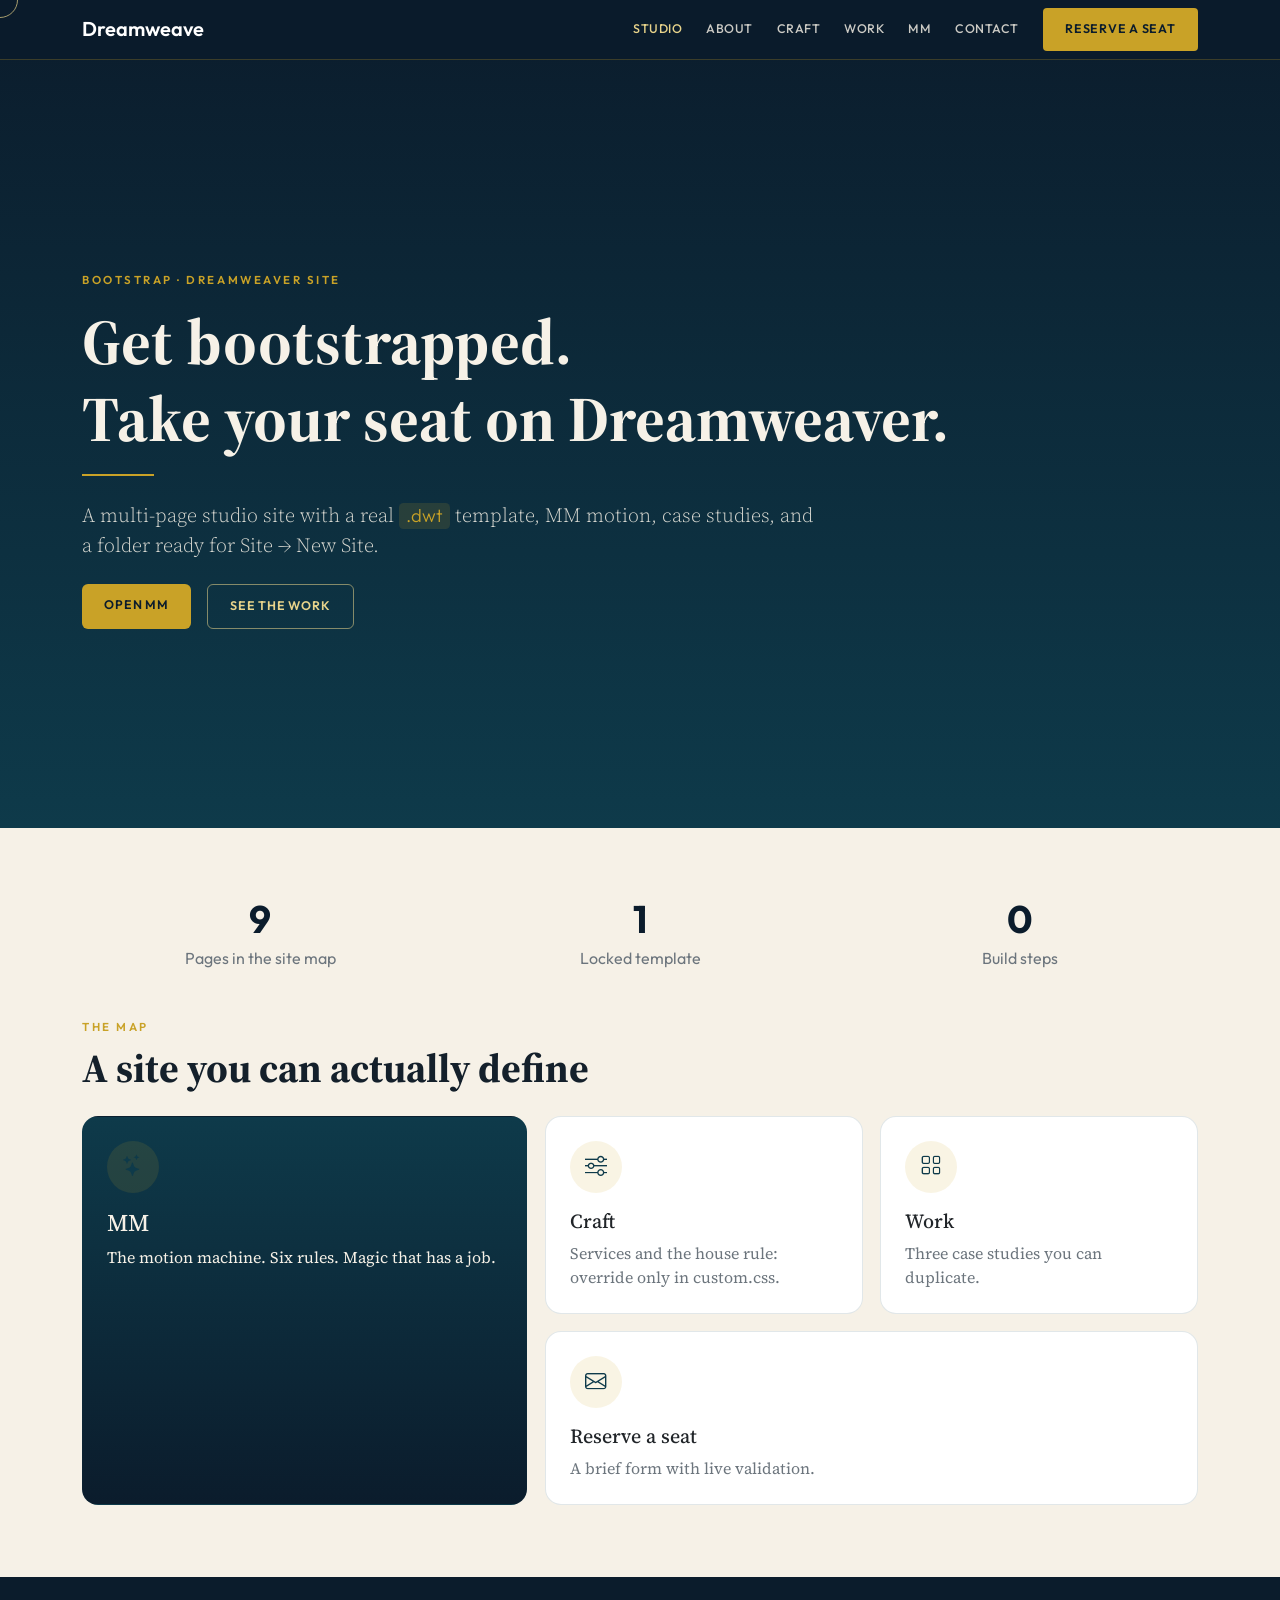
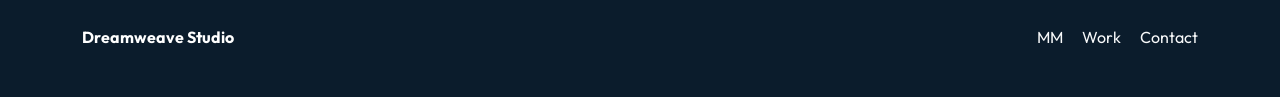
<file: index.html>
<!doctype html>
<html lang="en">
<head>
  <meta charset="utf-8">
  <meta name="viewport" content="width=device-width, initial-scale=1">
  <title>Dreamweave Studio — Get bootstrapped. Take your seat.</title>
  <meta name="description" content="A Dreamweaver-style Bootstrap starter. Responsive, mobile-first, ready to open in Adobe Dreamweaver.">
  <meta name="theme-color" content="#0b1c2c">
  <link rel="preconnect" href="https://fonts.googleapis.com">
  <link rel="preconnect" href="https://fonts.gstatic.com" crossorigin>
  <link href="https://fonts.googleapis.com/css2?family=Outfit:wght@400;500;600;700&family=Source+Serif+4:opsz,wght@8..60,400;8..60,600;8..60,700&display=swap" rel="stylesheet">
  <link href="https://cdn.jsdelivr.net/npm/bootstrap@5.3.8/dist/css/bootstrap.min.css" rel="stylesheet" crossorigin="anonymous">
  <link href="https://cdn.jsdelivr.net/npm/bootstrap-icons@1.11.3/font/bootstrap-icons.min.css" rel="stylesheet">
  <link rel="icon" href="img/favicon.svg" type="image/svg+xml">
  <link href="css/custom.css" rel="stylesheet">
</head>
<body>
  <a class="skip-link" href="#main">Skip to content</a>
  <nav class="navbar navbar-expand-lg navbar-dream fixed-top sans">
    <div class="container">
      <a class="navbar-brand d-flex align-items-center gap-2 text-white" href="index.html"><span class="fw-semibold">Dreamweave</span></a>
      <button class="navbar-toggler" type="button" data-bs-toggle="collapse" data-bs-target="#navMain" aria-label="Toggle navigation">
        <span class="navbar-toggler-icon" style="filter: invert(1);"></span>
      </button>
      <div class="collapse navbar-collapse" id="navMain">
        <ul class="navbar-nav ms-auto mb-2 mb-lg-0 align-items-lg-center gap-lg-2">
          <li class="nav-item"><a class="nav-link" href="index.html">Studio</a></li>
          <li class="nav-item"><a class="nav-link" href="about.html">About</a></li>
          <li class="nav-item"><a class="nav-link" href="craft.html">Craft</a></li>
          <li class="nav-item"><a class="nav-link" href="work.html">Work</a></li>
          <li class="nav-item"><a class="nav-link" href="mm.html">MM</a></li>
          <li class="nav-item"><a class="nav-link" href="contact.html">Contact</a></li>
          <li class="nav-item ms-lg-2"><a class="btn btn-gold btn-sm" href="contact.html">Reserve a seat</a></li>
        </ul>
      </div>
    </div>
  </nav>
  <header class="hero d-flex align-items-center">
    <div class="container py-5">
      <p class="section-label sans mb-3">Bootstrap · Dreamweaver site</p>
      <h1 class="display-3 fw-bold mb-3">Get bootstrapped.<br>Take your seat on Dreamweaver.</h1>
      <div class="gold-rule mb-4"></div>
      <p class="lead col-lg-8" style="color: rgba(246,241,231,.86);">A multi-page studio site with a real <code>.dwt</code> template, MM motion, case studies, and a folder ready for Site → New Site.</p>
      <div class="d-flex flex-wrap gap-3 mt-4">
        <a class="btn btn-gold sans" href="mm.html">Open MM</a>
        <a class="btn btn-ghost sans" href="work.html">See the work</a>
      </div>
    </div>
  </header>
  <section id="main" class="py-5">
    <div class="container py-4">
      <div class="row g-4 text-center mb-5">
        <div class="col-md-4"><div class="stat sans">9</div><p class="sans text-secondary mt-2 mb-0">Pages in the site map</p></div>
        <div class="col-md-4"><div class="stat sans">1</div><p class="sans text-secondary mt-2 mb-0">Locked template</p></div>
        <div class="col-md-4"><div class="stat sans">0</div><p class="sans text-secondary mt-2 mb-0">Build steps</p></div>
      </div>
      <p class="section-label sans mb-2">The map</p>
      <h2 class="display-6 fw-bold mb-4">A site you can actually define</h2>
      <div class="bento">
        <a class="card-weave bento-wide p-4 text-decoration-none" href="mm.html">
          <div class="icon-orb mb-3"><i class="bi bi-stars"></i></div>
          <h3 class="h4">MM</h3>
          <p class="mb-0">The motion machine. Six rules. Magic that has a job.</p>
        </a>
        <a class="card-weave p-4 text-decoration-none text-dark" href="craft.html">
          <div class="icon-orb mb-3"><i class="bi bi-sliders"></i></div>
          <h3 class="h5">Craft</h3>
          <p class="text-secondary mb-0">Services and the house rule: override only in custom.css.</p>
        </a>
        <a class="card-weave p-4 text-decoration-none text-dark" href="work.html">
          <div class="icon-orb mb-3"><i class="bi bi-grid"></i></div>
          <h3 class="h5">Work</h3>
          <p class="text-secondary mb-0">Three case studies you can duplicate.</p>
        </a>
        <a class="card-weave bento-contact p-4 text-decoration-none text-dark" href="contact.html">
          <div class="icon-orb mb-3"><i class="bi bi-envelope"></i></div>
          <h3 class="h5">Reserve a seat</h3>
          <p class="text-secondary mb-0">A brief form with live validation.</p>
        </a>
      </div>
    </div>
  </section>
  <footer class="site-footer py-5 sans">
    <div class="container d-flex flex-wrap justify-content-between gap-3">
      <strong class="text-white">Dreamweave Studio</strong>
      <div>
        <a class="link-light text-decoration-none me-3" href="mm.html">MM</a>
        <a class="link-light text-decoration-none me-3" href="work.html">Work</a>
        <a class="link-light text-decoration-none" href="contact.html">Contact</a>
      </div>
    </div>
  </footer>
  <script src="https://cdn.jsdelivr.net/npm/bootstrap@5.3.8/dist/js/bootstrap.bundle.min.js" crossorigin="anonymous"></script>
  <script src="js/site.js"></script>
</body>
</html>
</file>
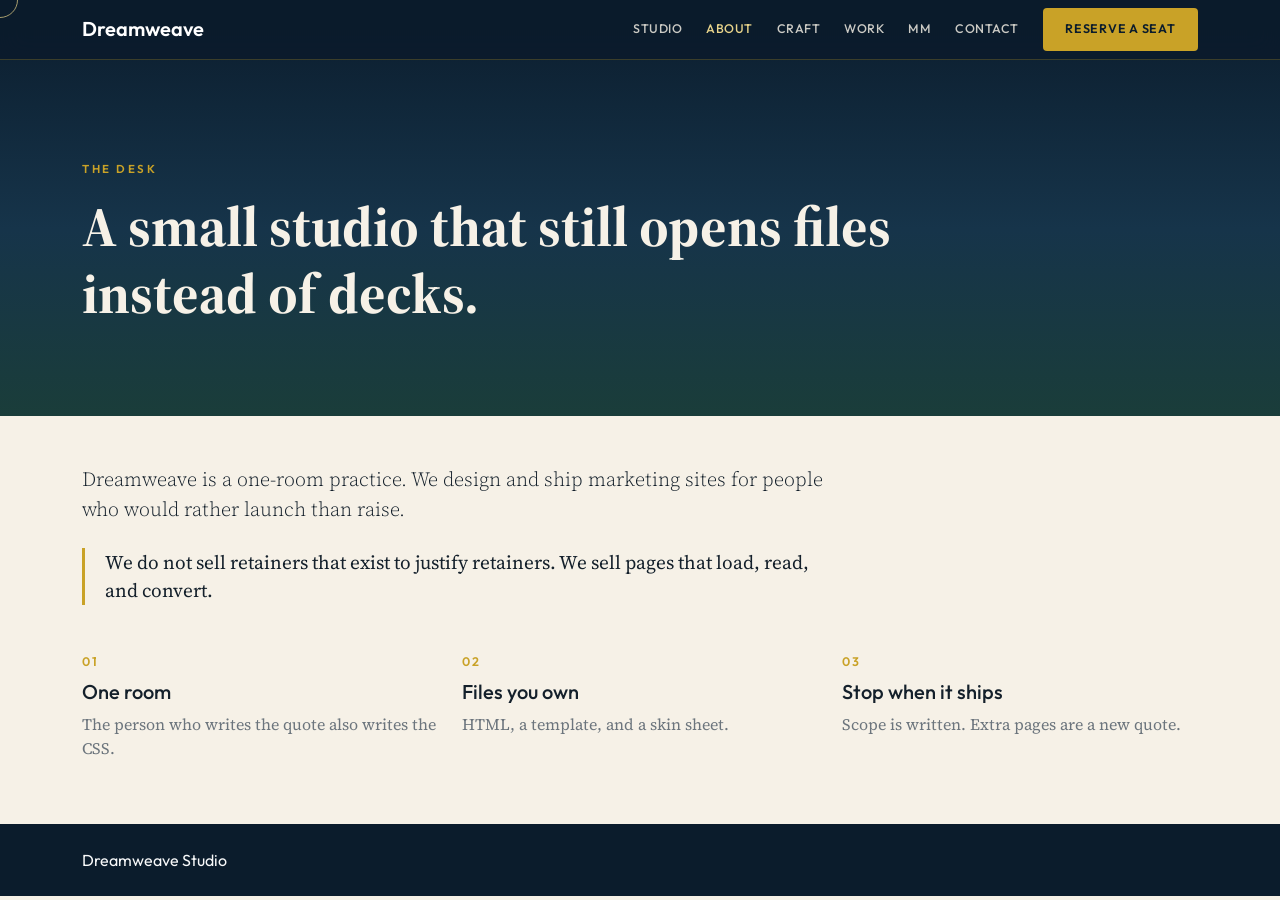
<file: about.html>
<!doctype html>
<html lang="en">
<head>
  <meta charset="utf-8">
  <meta name="viewport" content="width=device-width, initial-scale=1">
  <title>About — Dreamweave</title>
  <link rel="preconnect" href="https://fonts.googleapis.com">
  <link rel="preconnect" href="https://fonts.gstatic.com" crossorigin>
  <link href="https://fonts.googleapis.com/css2?family=Outfit:wght@400;500;600;700&family=Source+Serif+4:opsz,wght@8..60,400;8..60,600;8..60,700&display=swap" rel="stylesheet">
  <link href="https://cdn.jsdelivr.net/npm/bootstrap@5.3.8/dist/css/bootstrap.min.css" rel="stylesheet" crossorigin="anonymous">
  <link href="https://cdn.jsdelivr.net/npm/bootstrap-icons@1.11.3/font/bootstrap-icons.min.css" rel="stylesheet">
  <link href="css/custom.css" rel="stylesheet">
</head>
<body>
  <nav class="navbar navbar-expand-lg navbar-dream fixed-top sans">
    <div class="container">
      <a class="navbar-brand text-white fw-semibold" href="index.html">Dreamweave</a>
      <button class="navbar-toggler" type="button" data-bs-toggle="collapse" data-bs-target="#navMain" aria-label="Toggle navigation"><span class="navbar-toggler-icon" style="filter: invert(1);"></span></button>
      <div class="collapse navbar-collapse" id="navMain">
        <ul class="navbar-nav ms-auto align-items-lg-center gap-lg-2">
          <li class="nav-item"><a class="nav-link" href="index.html">Studio</a></li>
          <li class="nav-item"><a class="nav-link" href="about.html">About</a></li>
          <li class="nav-item"><a class="nav-link" href="craft.html">Craft</a></li>
          <li class="nav-item"><a class="nav-link" href="work.html">Work</a></li>
          <li class="nav-item"><a class="nav-link" href="mm.html">MM</a></li>
          <li class="nav-item"><a class="nav-link" href="contact.html">Contact</a></li>
          <li class="nav-item ms-lg-2"><a class="btn btn-gold btn-sm" href="contact.html">Reserve a seat</a></li>
        </ul>
      </div>
    </div>
  </nav>
  <header class="page-hero library"><div class="container"><p class="section-label sans mb-3">The desk</p><h1 class="display-4 fw-bold col-lg-10">A small studio that still opens files instead of decks.</h1></div></header>
  <main class="py-5"><div class="container">
    <p class="lead col-lg-8">Dreamweave is a one-room practice. We design and ship marketing sites for people who would rather launch than raise.</p>
    <blockquote class="quote-block my-4 col-lg-8">We do not sell retainers that exist to justify retainers. We sell pages that load, read, and convert.</blockquote>
    <div class="row g-4 mt-4">
      <div class="col-md-4"><p class="step-num sans mb-2">01</p><h2 class="h5 sans">One room</h2><p class="text-secondary">The person who writes the quote also writes the CSS.</p></div>
      <div class="col-md-4"><p class="step-num sans mb-2">02</p><h2 class="h5 sans">Files you own</h2><p class="text-secondary">HTML, a template, and a skin sheet.</p></div>
      <div class="col-md-4"><p class="step-num sans mb-2">03</p><h2 class="h5 sans">Stop when it ships</h2><p class="text-secondary">Scope is written. Extra pages are a new quote.</p></div>
    </div>
  </div></main>
  <footer class="site-footer py-4 sans"><div class="container"><a class="link-light text-decoration-none" href="index.html">Dreamweave Studio</a></div></footer>
  <script src="https://cdn.jsdelivr.net/npm/bootstrap@5.3.8/dist/js/bootstrap.bundle.min.js" crossorigin="anonymous"></script>
  <script src="js/site.js"></script>
</body></html>
</file>
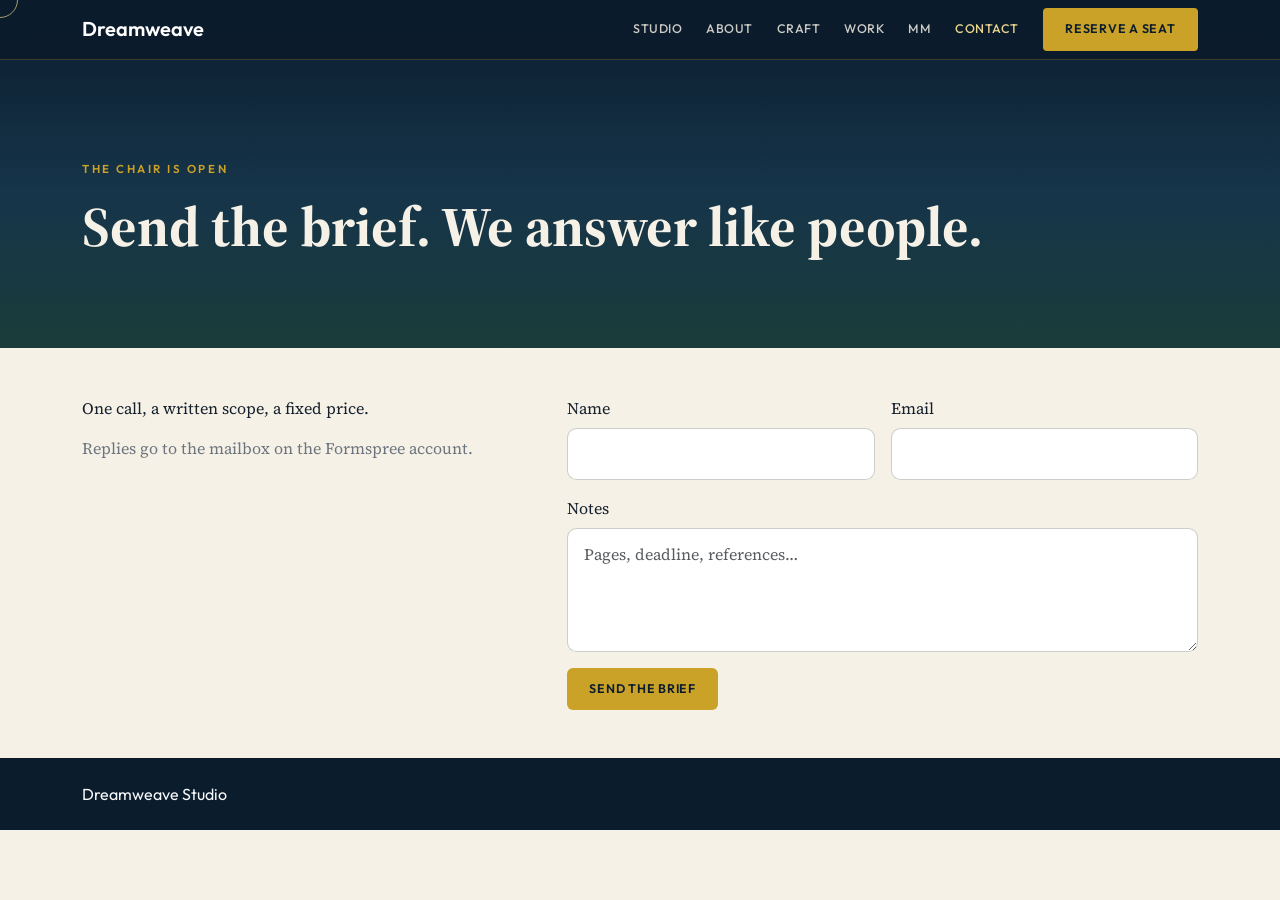
<file: contact.html>
<!doctype html>
<html lang="en">
<head>
  <meta charset="utf-8">
  <meta name="viewport" content="width=device-width, initial-scale=1">
  <title>Contact — Dreamweave</title>
  <link rel="preconnect" href="https://fonts.googleapis.com">
  <link rel="preconnect" href="https://fonts.gstatic.com" crossorigin>
  <link href="https://fonts.googleapis.com/css2?family=Outfit:wght@400;500;600;700&family=Source+Serif+4:opsz,wght@8..60,400;8..60,600;8..60,700&display=swap" rel="stylesheet">
  <link href="https://cdn.jsdelivr.net/npm/bootstrap@5.3.8/dist/css/bootstrap.min.css" rel="stylesheet" crossorigin="anonymous">
  <link href="https://cdn.jsdelivr.net/npm/bootstrap-icons@1.11.3/font/bootstrap-icons.min.css" rel="stylesheet">
  <link href="css/custom.css" rel="stylesheet">
</head>
<body>
  <nav class="navbar navbar-expand-lg navbar-dream fixed-top sans">
    <div class="container">
      <a class="navbar-brand text-white fw-semibold" href="index.html">Dreamweave</a>
      <button class="navbar-toggler" type="button" data-bs-toggle="collapse" data-bs-target="#navMain" aria-label="Toggle navigation"><span class="navbar-toggler-icon" style="filter: invert(1);"></span></button>
      <div class="collapse navbar-collapse" id="navMain">
        <ul class="navbar-nav ms-auto align-items-lg-center gap-lg-2">
          <li class="nav-item"><a class="nav-link" href="index.html">Studio</a></li>
          <li class="nav-item"><a class="nav-link" href="about.html">About</a></li>
          <li class="nav-item"><a class="nav-link" href="craft.html">Craft</a></li>
          <li class="nav-item"><a class="nav-link" href="work.html">Work</a></li>
          <li class="nav-item"><a class="nav-link" href="mm.html">MM</a></li>
          <li class="nav-item"><a class="nav-link" href="contact.html">Contact</a></li>
          <li class="nav-item ms-lg-2"><a class="btn btn-gold btn-sm" href="contact.html">Reserve a seat</a></li>
        </ul>
      </div>
    </div>
  </nav>
  <header class="page-hero library"><div class="container"><p class="section-label sans mb-3">The chair is open</p><h1 class="display-4 fw-bold">Send the brief. We answer like people.</h1></div></header>
  <main class="py-5"><div class="container"><div class="row g-5">
    <div class="col-lg-5">
      <p>One call, a written scope, a fixed price.</p>
      <p class="text-secondary mb-0">Replies go to the mailbox on the Formspree account.</p>
    </div>
    <div class="col-lg-7">
      <div id="brief-success" class="alert alert-success d-none">Brief received. Check the Formspree inbox.</div>
      <div id="brief-error" class="alert alert-danger d-none">Could not send. Try again, or email from Formspree directly.</div>
      <form id="brief-form" class="needs-validation" action="https://formspree.io/f/xnpqewqr" method="POST" novalidate>
        <input type="hidden" name="_subject" value="Dreamweave brief">
        <div class="row g-3">
          <div class="col-md-6 form-live">
            <label class="form-label" for="name">Name</label>
            <input class="form-control" id="name" name="name" autocomplete="name" required>
            <span class="tick" aria-hidden="true">✓</span>
          </div>
          <div class="col-md-6 form-live">
            <label class="form-label" for="email">Email</label>
            <input class="form-control" id="email" name="email" type="email" autocomplete="email" required>
            <span class="tick" aria-hidden="true">✓</span>
          </div>
          <div class="col-12">
            <label class="form-label" for="notes">Notes</label>
            <textarea class="form-control" id="notes" name="notes" rows="4" placeholder="Pages, deadline, references…"></textarea>
          </div>
          <div class="col-12" style="position:absolute;left:-9999px" aria-hidden="true">
            <input type="text" name="_gotcha" tabindex="-1" autocomplete="off">
          </div>
          <div class="col-12"><button class="btn btn-gold sans" type="submit">Send the brief</button></div>
        </div>
      </form>
    </div>
  </div></div></main>
  <footer class="site-footer py-4 sans"><div class="container"><a class="link-light text-decoration-none" href="index.html">Dreamweave Studio</a></div></footer>
  <script src="https://cdn.jsdelivr.net/npm/bootstrap@5.3.8/dist/js/bootstrap.bundle.min.js" crossorigin="anonymous"></script>
  <script src="js/site.js"></script>
</body>
</html>
</file>
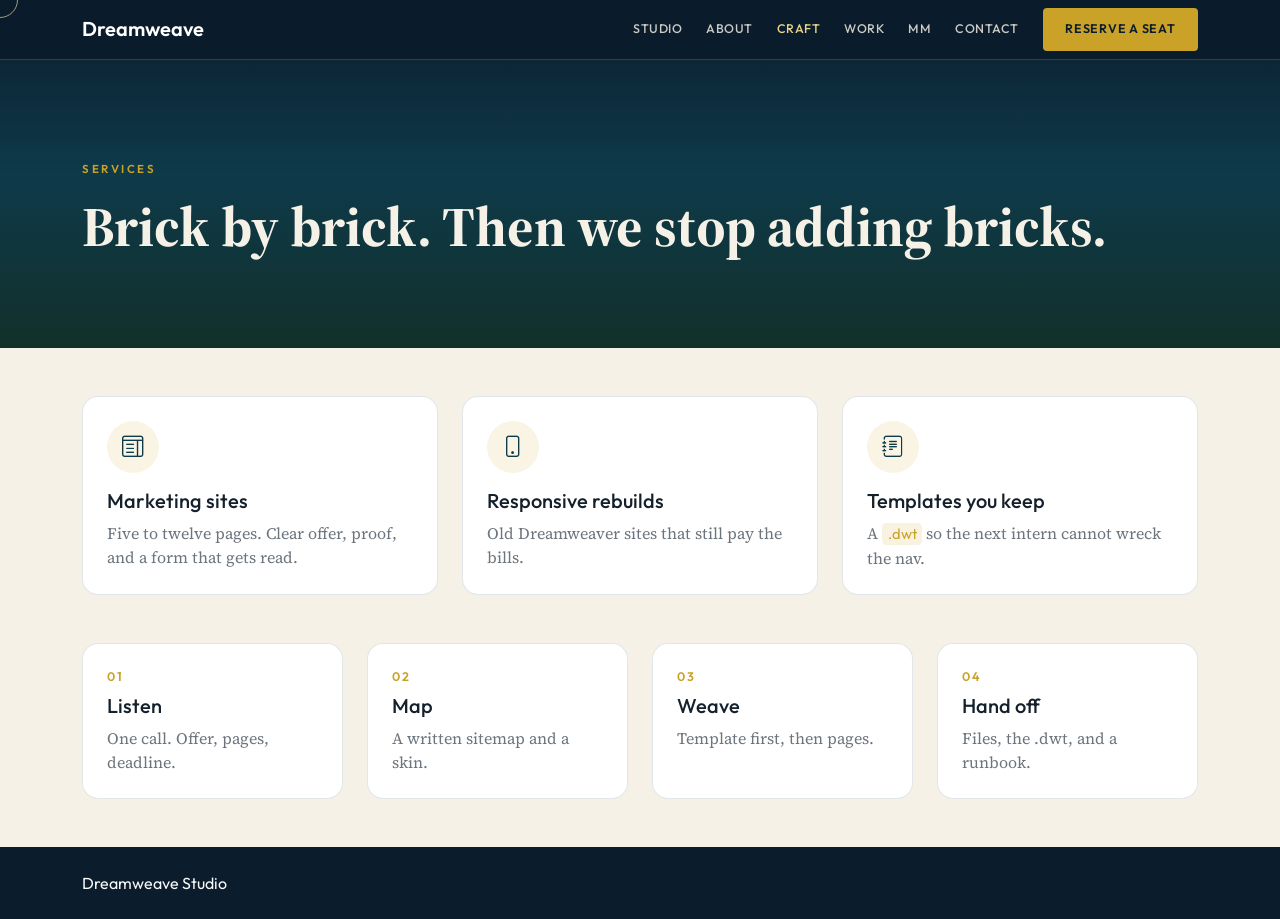
<file: craft.html>
<!doctype html>
<html lang="en">
<head>
  <meta charset="utf-8">
  <meta name="viewport" content="width=device-width, initial-scale=1">
  <title>Craft — Dreamweave</title>
  <link rel="preconnect" href="https://fonts.googleapis.com">
  <link rel="preconnect" href="https://fonts.gstatic.com" crossorigin>
  <link href="https://fonts.googleapis.com/css2?family=Outfit:wght@400;500;600;700&family=Source+Serif+4:opsz,wght@8..60,400;8..60,600;8..60,700&display=swap" rel="stylesheet">
  <link href="https://cdn.jsdelivr.net/npm/bootstrap@5.3.8/dist/css/bootstrap.min.css" rel="stylesheet" crossorigin="anonymous">
  <link href="https://cdn.jsdelivr.net/npm/bootstrap-icons@1.11.3/font/bootstrap-icons.min.css" rel="stylesheet">
  <link href="css/custom.css" rel="stylesheet">
</head>
<body>
  <nav class="navbar navbar-expand-lg navbar-dream fixed-top sans">
    <div class="container">
      <a class="navbar-brand text-white fw-semibold" href="index.html">Dreamweave</a>
      <button class="navbar-toggler" type="button" data-bs-toggle="collapse" data-bs-target="#navMain" aria-label="Toggle navigation"><span class="navbar-toggler-icon" style="filter: invert(1);"></span></button>
      <div class="collapse navbar-collapse" id="navMain">
        <ul class="navbar-nav ms-auto align-items-lg-center gap-lg-2">
          <li class="nav-item"><a class="nav-link" href="index.html">Studio</a></li>
          <li class="nav-item"><a class="nav-link" href="about.html">About</a></li>
          <li class="nav-item"><a class="nav-link" href="craft.html">Craft</a></li>
          <li class="nav-item"><a class="nav-link" href="work.html">Work</a></li>
          <li class="nav-item"><a class="nav-link" href="mm.html">MM</a></li>
          <li class="nav-item"><a class="nav-link" href="contact.html">Contact</a></li>
          <li class="nav-item ms-lg-2"><a class="btn btn-gold btn-sm" href="contact.html">Reserve a seat</a></li>
        </ul>
      </div>
    </div>
  </nav>
  <header class="page-hero wire"><div class="container"><p class="section-label sans mb-3">Services</p><h1 class="display-4 fw-bold">Brick by brick. Then we stop adding bricks.</h1></div></header>
  <main class="py-5"><div class="container">
    <div class="row g-4 mb-5">
      <div class="col-md-4"><article class="card-weave h-100 p-4"><div class="icon-orb mb-3"><i class="bi bi-layout-text-window"></i></div><h2 class="h5 sans">Marketing sites</h2><p class="text-secondary mb-0">Five to twelve pages. Clear offer, proof, and a form that gets read.</p></article></div>
      <div class="col-md-4"><article class="card-weave h-100 p-4"><div class="icon-orb mb-3"><i class="bi bi-phone"></i></div><h2 class="h5 sans">Responsive rebuilds</h2><p class="text-secondary mb-0">Old Dreamweaver sites that still pay the bills.</p></article></div>
      <div class="col-md-4"><article class="card-weave h-100 p-4"><div class="icon-orb mb-3"><i class="bi bi-journal-text"></i></div><h2 class="h5 sans">Templates you keep</h2><p class="text-secondary mb-0">A <code>.dwt</code> so the next intern cannot wreck the nav.</p></article></div>
    </div>
    <div class="row g-4">
      <div class="col-md-6 col-lg-3"><article class="card-weave h-100 p-4"><p class="step-num sans mb-2">01</p><h3 class="h5 sans">Listen</h3><p class="text-secondary mb-0">One call. Offer, pages, deadline.</p></article></div>
      <div class="col-md-6 col-lg-3"><article class="card-weave h-100 p-4"><p class="step-num sans mb-2">02</p><h3 class="h5 sans">Map</h3><p class="text-secondary mb-0">A written sitemap and a skin.</p></article></div>
      <div class="col-md-6 col-lg-3"><article class="card-weave h-100 p-4"><p class="step-num sans mb-2">03</p><h3 class="h5 sans">Weave</h3><p class="text-secondary mb-0">Template first, then pages.</p></article></div>
      <div class="col-md-6 col-lg-3"><article class="card-weave h-100 p-4"><p class="step-num sans mb-2">04</p><h3 class="h5 sans">Hand off</h3><p class="text-secondary mb-0">Files, the .dwt, and a runbook.</p></article></div>
    </div>
  </div></main>
  <footer class="site-footer py-4 sans"><div class="container"><a class="link-light text-decoration-none" href="index.html">Dreamweave Studio</a></div></footer>
  <script src="https://cdn.jsdelivr.net/npm/bootstrap@5.3.8/dist/js/bootstrap.bundle.min.js" crossorigin="anonymous"></script>
  <script src="js/site.js"></script>
</body></html>
</file>
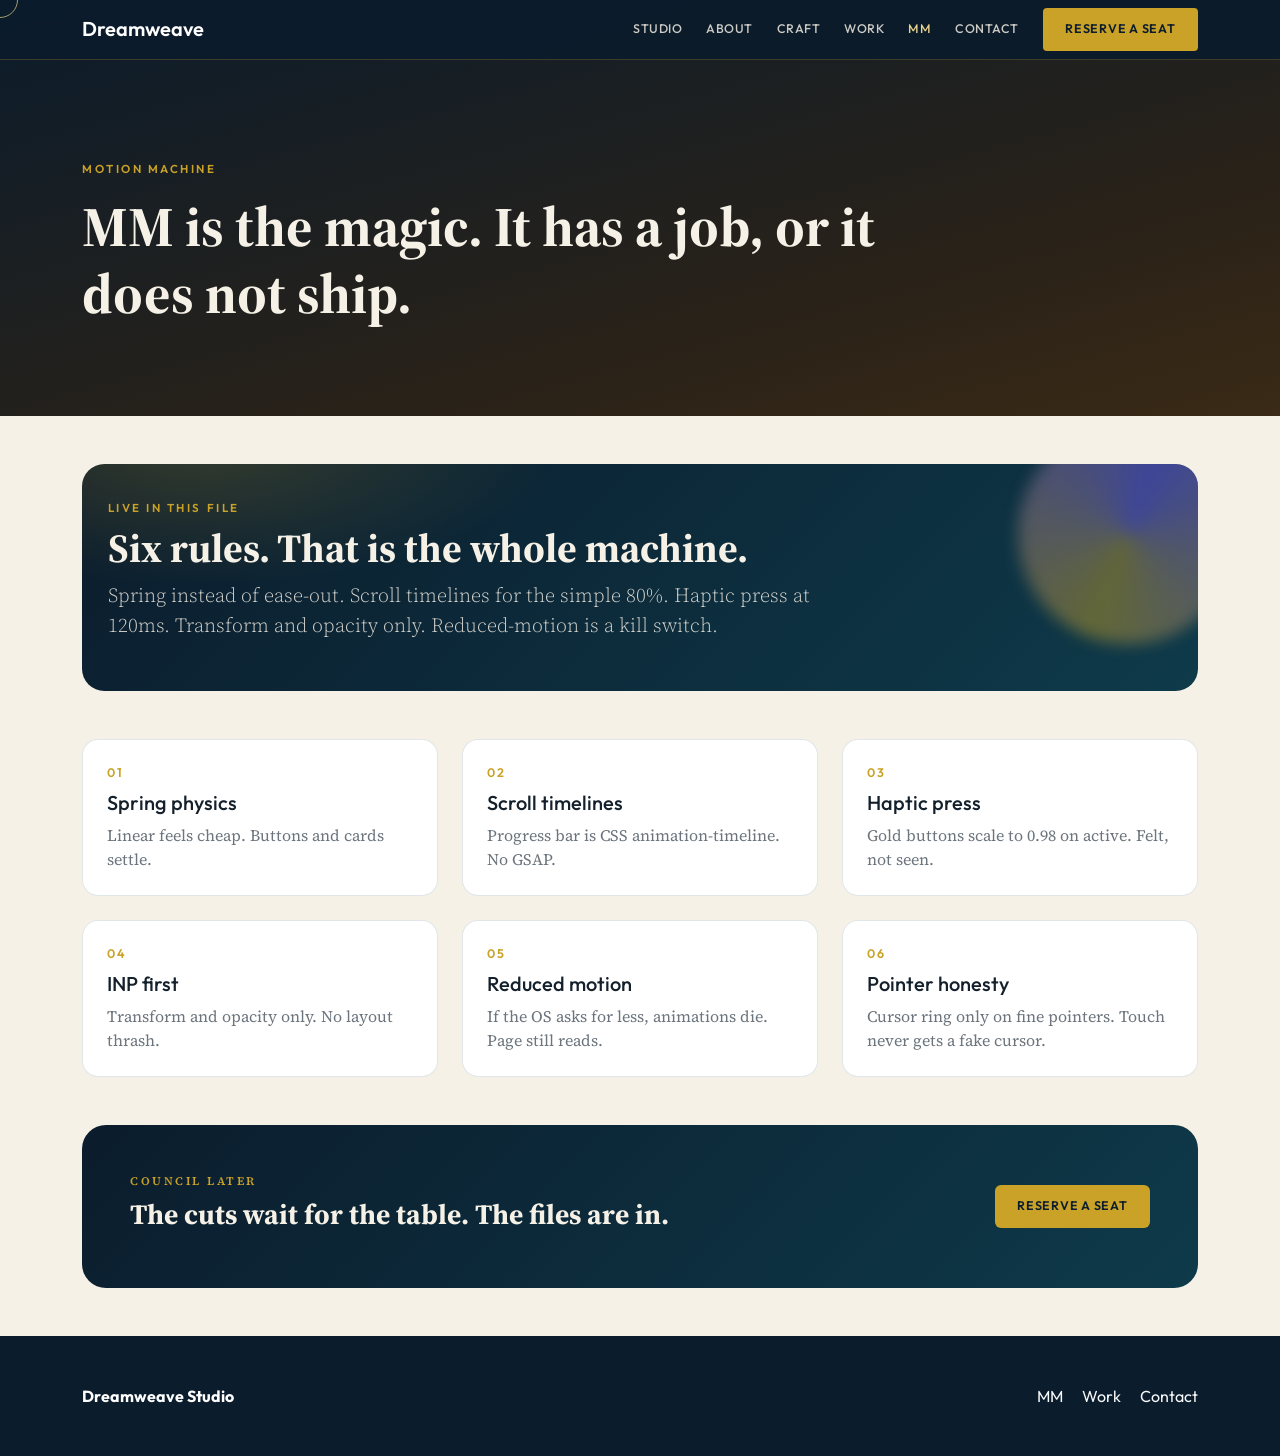
<file: mm.html>
<!doctype html>
<html lang="en">
<head>
  <meta charset="utf-8">
  <meta name="viewport" content="width=device-width, initial-scale=1">
  <title>MM — Dreamweave Studio</title>
  <meta name="description" content="MM is the motion machine. Spring physics, scroll timelines, haptic press.">
  <meta name="theme-color" content="#0b1c2c">
  <link rel="preconnect" href="https://fonts.googleapis.com">
  <link rel="preconnect" href="https://fonts.gstatic.com" crossorigin>
  <link href="https://fonts.googleapis.com/css2?family=Outfit:wght@400;500;600;700&family=Source+Serif+4:opsz,wght@8..60,400;8..60,600;8..60,700&display=swap" rel="stylesheet">
  <link href="https://cdn.jsdelivr.net/npm/bootstrap@5.3.8/dist/css/bootstrap.min.css" rel="stylesheet" crossorigin="anonymous">
  <link href="https://cdn.jsdelivr.net/npm/bootstrap-icons@1.11.3/font/bootstrap-icons.min.css" rel="stylesheet">
  <link rel="icon" href="img/favicon.svg" type="image/svg+xml">
  <link href="css/custom.css" rel="stylesheet">
</head>
<body>
  <a class="skip-link" href="#main">Skip to content</a>
  <nav class="navbar navbar-expand-lg navbar-dream fixed-top sans">
    <div class="container">
      <a class="navbar-brand d-flex align-items-center gap-2 text-white" href="index.html"><span class="fw-semibold">Dreamweave</span></a>
      <button class="navbar-toggler" type="button" data-bs-toggle="collapse" data-bs-target="#navMain" aria-label="Toggle navigation">
        <span class="navbar-toggler-icon" style="filter: invert(1);"></span>
      </button>
      <div class="collapse navbar-collapse" id="navMain">
        <ul class="navbar-nav ms-auto mb-2 mb-lg-0 align-items-lg-center gap-lg-2">
          <li class="nav-item"><a class="nav-link" href="index.html">Studio</a></li>
          <li class="nav-item"><a class="nav-link" href="about.html">About</a></li>
          <li class="nav-item"><a class="nav-link" href="craft.html">Craft</a></li>
          <li class="nav-item"><a class="nav-link" href="work.html">Work</a></li>
          <li class="nav-item"><a class="nav-link active" href="mm.html">MM</a></li>
          <li class="nav-item"><a class="nav-link" href="contact.html">Contact</a></li>
          <li class="nav-item ms-lg-2"><a class="btn btn-gold btn-sm" href="contact.html">Reserve a seat</a></li>
        </ul>
      </div>
    </div>
  </nav>
  <header class="page-hero folio">
    <div class="container">
      <p class="section-label sans mb-3">Motion machine</p>
      <h1 class="display-4 fw-bold col-lg-9">MM is the magic. It has a job, or it does not ship.</h1>
    </div>
  </header>
  <main id="main" class="py-5">
    <div class="container">
      <div class="mm-stage mb-5">
        <div class="mm-orb" aria-hidden="true"></div>
        <p class="section-label sans mb-2">Live in this file</p>
        <h2 class="display-6 fw-bold">Six rules. That is the whole machine.</h2>
        <p class="lead col-lg-8" style="opacity:.84">Spring instead of ease-out. Scroll timelines for the simple 80%. Haptic press at 120ms. Transform and opacity only. Reduced-motion is a kill switch.</p>
      </div>
      <div class="row g-4">
        <div class="col-md-6 col-lg-4"><article class="card-weave mm-card h-100 p-4"><p class="step-num sans mb-2">01</p><h2 class="h5 sans">Spring physics</h2><p class="text-secondary mb-0">Linear feels cheap. Buttons and cards settle.</p></article></div>
        <div class="col-md-6 col-lg-4"><article class="card-weave mm-card h-100 p-4"><p class="step-num sans mb-2">02</p><h2 class="h5 sans">Scroll timelines</h2><p class="text-secondary mb-0">Progress bar is CSS animation-timeline. No GSAP.</p></article></div>
        <div class="col-md-6 col-lg-4"><article class="card-weave mm-card h-100 p-4"><p class="step-num sans mb-2">03</p><h2 class="h5 sans">Haptic press</h2><p class="text-secondary mb-0">Gold buttons scale to 0.98 on active. Felt, not seen.</p></article></div>
        <div class="col-md-6 col-lg-4"><article class="card-weave mm-card h-100 p-4"><p class="step-num sans mb-2">04</p><h2 class="h5 sans">INP first</h2><p class="text-secondary mb-0">Transform and opacity only. No layout thrash.</p></article></div>
        <div class="col-md-6 col-lg-4"><article class="card-weave mm-card h-100 p-4"><p class="step-num sans mb-2">05</p><h2 class="h5 sans">Reduced motion</h2><p class="text-secondary mb-0">If the OS asks for less, animations die. Page still reads.</p></article></div>
        <div class="col-md-6 col-lg-4"><article class="card-weave mm-card h-100 p-4"><p class="step-num sans mb-2">06</p><h2 class="h5 sans">Pointer honesty</h2><p class="text-secondary mb-0">Cursor ring only on fine pointers. Touch never gets a fake cursor.</p></article></div>
      </div>
      <div class="seat-banner p-4 p-lg-5 mt-5">
        <div class="row align-items-center">
          <div class="col-lg-8">
            <p class="section-label mb-2">Council later</p>
            <h2 class="h3 fw-bold">The cuts wait for the table. The files are in.</h2>
          </div>
          <div class="col-lg-4 text-lg-end mt-3 mt-lg-0">
            <a class="btn btn-gold sans" href="contact.html">Reserve a seat</a>
          </div>
        </div>
      </div>
    </div>
  </main>
  <footer class="site-footer py-5 sans">
    <div class="container d-flex flex-wrap justify-content-between gap-3">
      <strong class="text-white">Dreamweave Studio</strong>
      <div>
        <a class="link-light text-decoration-none me-3" href="mm.html">MM</a>
        <a class="link-light text-decoration-none me-3" href="work.html">Work</a>
        <a class="link-light text-decoration-none" href="contact.html">Contact</a>
      </div>
    </div>
  </footer>
  <script src="https://cdn.jsdelivr.net/npm/bootstrap@5.3.8/dist/js/bootstrap.bundle.min.js" crossorigin="anonymous"></script>
  <script src="js/site.js"></script>
</body>
</html>
</file>
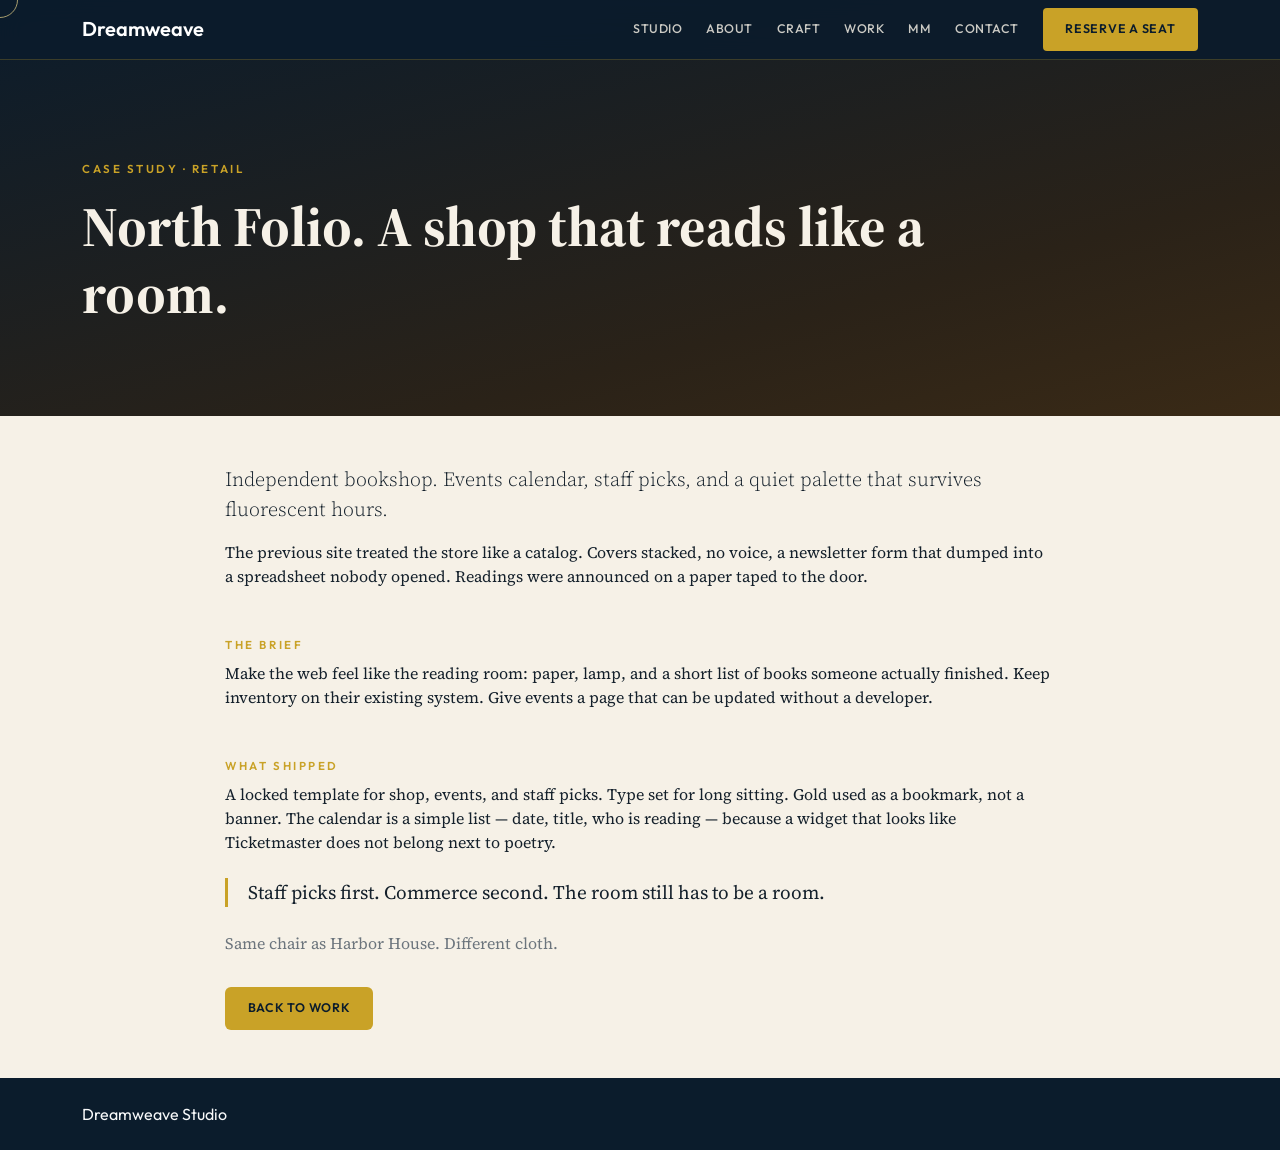
<file: work-folio.html>
<!doctype html>
<html lang="en">
<head>
  <meta charset="utf-8">
  <meta name="viewport" content="width=device-width, initial-scale=1">
  <title>North Folio — Dreamweave</title>
  <link rel="preconnect" href="https://fonts.googleapis.com">
  <link rel="preconnect" href="https://fonts.gstatic.com" crossorigin>
  <link href="https://fonts.googleapis.com/css2?family=Outfit:wght@400;500;600;700&family=Source+Serif+4:opsz,wght@8..60,400;8..60,600;8..60,700&display=swap" rel="stylesheet">
  <link href="https://cdn.jsdelivr.net/npm/bootstrap@5.3.8/dist/css/bootstrap.min.css" rel="stylesheet" crossorigin="anonymous">
  <link href="css/custom.css" rel="stylesheet">
</head>
<body>
  <nav class="navbar navbar-expand-lg navbar-dream fixed-top sans">
    <div class="container">
      <a class="navbar-brand text-white fw-semibold" href="index.html">Dreamweave</a>
      <button class="navbar-toggler" type="button" data-bs-toggle="collapse" data-bs-target="#navMain" aria-label="Toggle navigation"><span class="navbar-toggler-icon" style="filter: invert(1);"></span></button>
      <div class="collapse navbar-collapse" id="navMain">
        <ul class="navbar-nav ms-auto align-items-lg-center gap-lg-2">
          <li class="nav-item"><a class="nav-link" href="index.html">Studio</a></li>
          <li class="nav-item"><a class="nav-link" href="about.html">About</a></li>
          <li class="nav-item"><a class="nav-link" href="craft.html">Craft</a></li>
          <li class="nav-item"><a class="nav-link" href="work.html">Work</a></li>
          <li class="nav-item"><a class="nav-link" href="mm.html">MM</a></li>
          <li class="nav-item"><a class="nav-link" href="contact.html">Contact</a></li>
          <li class="nav-item ms-lg-2"><a class="btn btn-gold btn-sm" href="contact.html">Reserve a seat</a></li>
        </ul>
      </div>
    </div>
  </nav>
  <header class="page-hero folio"><div class="container"><p class="section-label sans mb-3">Case study · Retail</p><h1 class="display-4 fw-bold col-lg-10">North Folio. A shop that reads like a room.</h1></div></header>
  <main class="py-5"><div class="container col-lg-8">
    <p class="lead">Independent bookshop. Events calendar, staff picks, and a quiet palette that survives fluorescent hours.</p>
    <p>The previous site treated the store like a catalog. Covers stacked, no voice, a newsletter form that dumped into a spreadsheet nobody opened. Readings were announced on a paper taped to the door.</p>
    <p class="section-label sans mt-5 mb-2">The brief</p>
    <p>Make the web feel like the reading room: paper, lamp, and a short list of books someone actually finished. Keep inventory on their existing system. Give events a page that can be updated without a developer.</p>
    <p class="section-label sans mt-5 mb-2">What shipped</p>
    <p>A locked template for shop, events, and staff picks. Type set for long sitting. Gold used as a bookmark, not a banner. The calendar is a simple list — date, title, who is reading — because a widget that looks like Ticketmaster does not belong next to poetry.</p>
    <blockquote class="quote-block my-4">Staff picks first. Commerce second. The room still has to be a room.</blockquote>
    <p class="text-secondary">Same chair as Harbor House. Different cloth.</p>
    <a class="btn btn-gold sans mt-3" href="work.html">Back to work</a>
  </div></main>
  <footer class="site-footer py-4 sans"><div class="container"><a class="link-light text-decoration-none" href="index.html">Dreamweave Studio</a></div></footer>
  <script src="https://cdn.jsdelivr.net/npm/bootstrap@5.3.8/dist/js/bootstrap.bundle.min.js" crossorigin="anonymous"></script>
  <script src="js/site.js"></script>
</body></html>
</file>
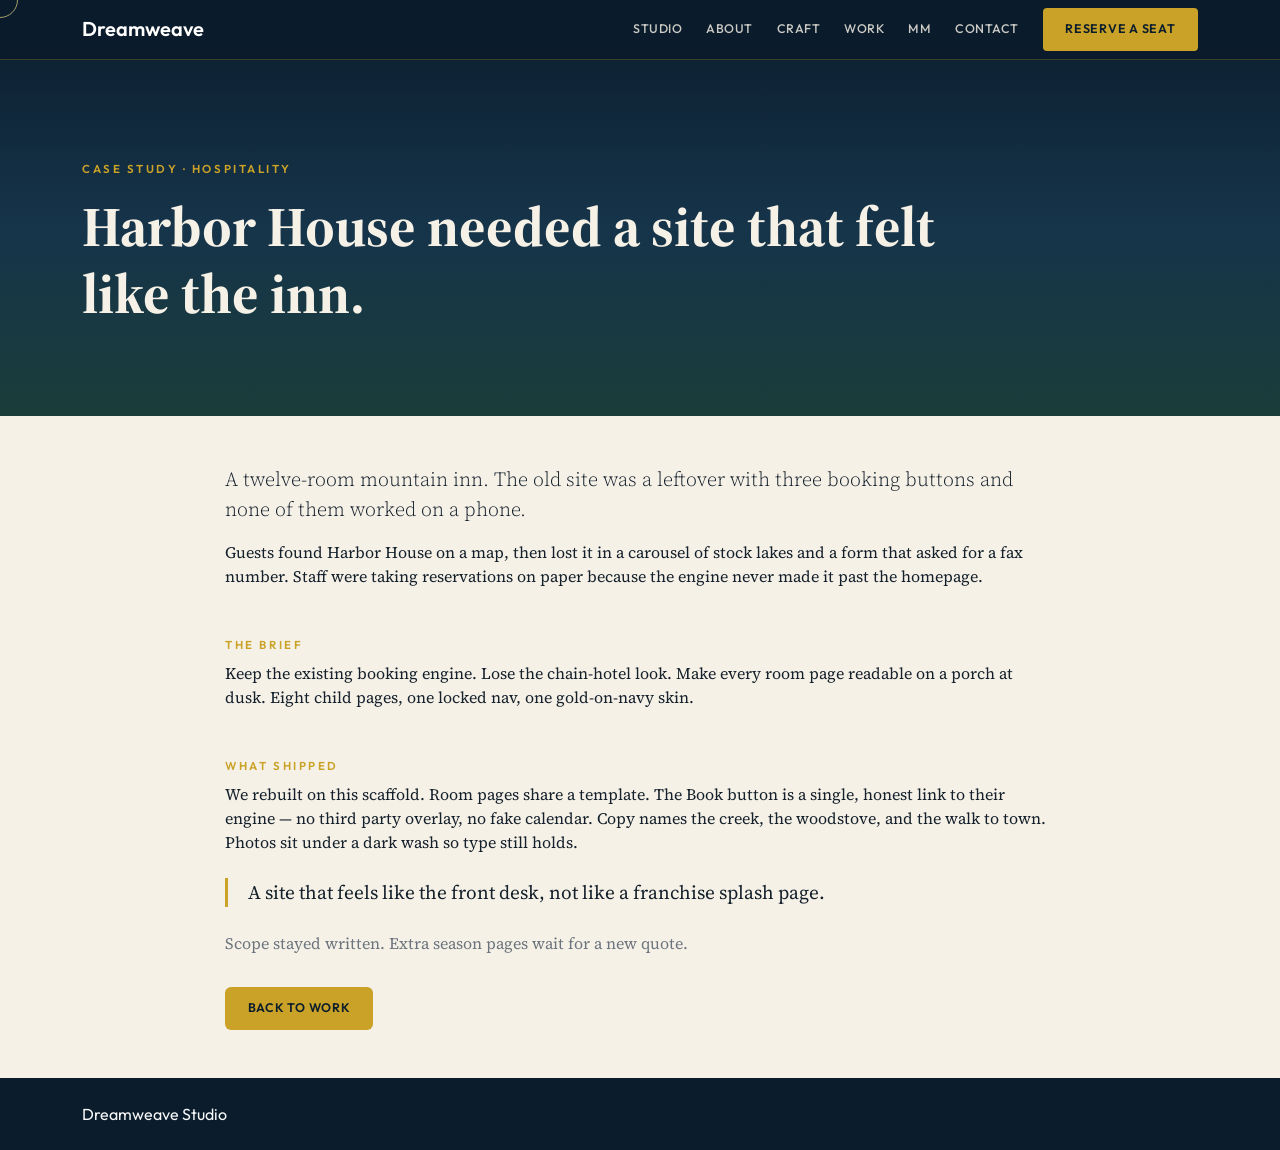
<file: work-harbor.html>
<!doctype html>
<html lang="en">
<head>
  <meta charset="utf-8">
  <meta name="viewport" content="width=device-width, initial-scale=1">
  <title>Harbor House — Dreamweave</title>
  <link rel="preconnect" href="https://fonts.googleapis.com">
  <link rel="preconnect" href="https://fonts.gstatic.com" crossorigin>
  <link href="https://fonts.googleapis.com/css2?family=Outfit:wght@400;500;600;700&family=Source+Serif+4:opsz,wght@8..60,400;8..60,600;8..60,700&display=swap" rel="stylesheet">
  <link href="https://cdn.jsdelivr.net/npm/bootstrap@5.3.8/dist/css/bootstrap.min.css" rel="stylesheet" crossorigin="anonymous">
  <link href="css/custom.css" rel="stylesheet">
</head>
<body>
  <nav class="navbar navbar-expand-lg navbar-dream fixed-top sans">
    <div class="container">
      <a class="navbar-brand text-white fw-semibold" href="index.html">Dreamweave</a>
      <button class="navbar-toggler" type="button" data-bs-toggle="collapse" data-bs-target="#navMain" aria-label="Toggle navigation"><span class="navbar-toggler-icon" style="filter: invert(1);"></span></button>
      <div class="collapse navbar-collapse" id="navMain">
        <ul class="navbar-nav ms-auto align-items-lg-center gap-lg-2">
          <li class="nav-item"><a class="nav-link" href="index.html">Studio</a></li>
          <li class="nav-item"><a class="nav-link" href="about.html">About</a></li>
          <li class="nav-item"><a class="nav-link" href="craft.html">Craft</a></li>
          <li class="nav-item"><a class="nav-link" href="work.html">Work</a></li>
          <li class="nav-item"><a class="nav-link" href="mm.html">MM</a></li>
          <li class="nav-item"><a class="nav-link" href="contact.html">Contact</a></li>
          <li class="nav-item ms-lg-2"><a class="btn btn-gold btn-sm" href="contact.html">Reserve a seat</a></li>
        </ul>
      </div>
    </div>
  </nav>
  <header class="page-hero library"><div class="container"><p class="section-label sans mb-3">Case study · Hospitality</p><h1 class="display-4 fw-bold col-lg-10">Harbor House needed a site that felt like the inn.</h1></div></header>
  <main class="py-5"><div class="container col-lg-8">
    <p class="lead">A twelve-room mountain inn. The old site was a leftover with three booking buttons and none of them worked on a phone.</p>
    <p>Guests found Harbor House on a map, then lost it in a carousel of stock lakes and a form that asked for a fax number. Staff were taking reservations on paper because the engine never made it past the homepage.</p>
    <p class="section-label sans mt-5 mb-2">The brief</p>
    <p>Keep the existing booking engine. Lose the chain-hotel look. Make every room page readable on a porch at dusk. Eight child pages, one locked nav, one gold-on-navy skin.</p>
    <p class="section-label sans mt-5 mb-2">What shipped</p>
    <p>We rebuilt on this scaffold. Room pages share a template. The Book button is a single, honest link to their engine — no third party overlay, no fake calendar. Copy names the creek, the woodstove, and the walk to town. Photos sit under a dark wash so type still holds.</p>
    <blockquote class="quote-block my-4">A site that feels like the front desk, not like a franchise splash page.</blockquote>
    <p class="text-secondary">Scope stayed written. Extra season pages wait for a new quote.</p>
    <a class="btn btn-gold sans mt-3" href="work.html">Back to work</a>
  </div></main>
  <footer class="site-footer py-4 sans"><div class="container"><a class="link-light text-decoration-none" href="index.html">Dreamweave Studio</a></div></footer>
  <script src="https://cdn.jsdelivr.net/npm/bootstrap@5.3.8/dist/js/bootstrap.bundle.min.js" crossorigin="anonymous"></script>
  <script src="js/site.js"></script>
</body></html>
</file>
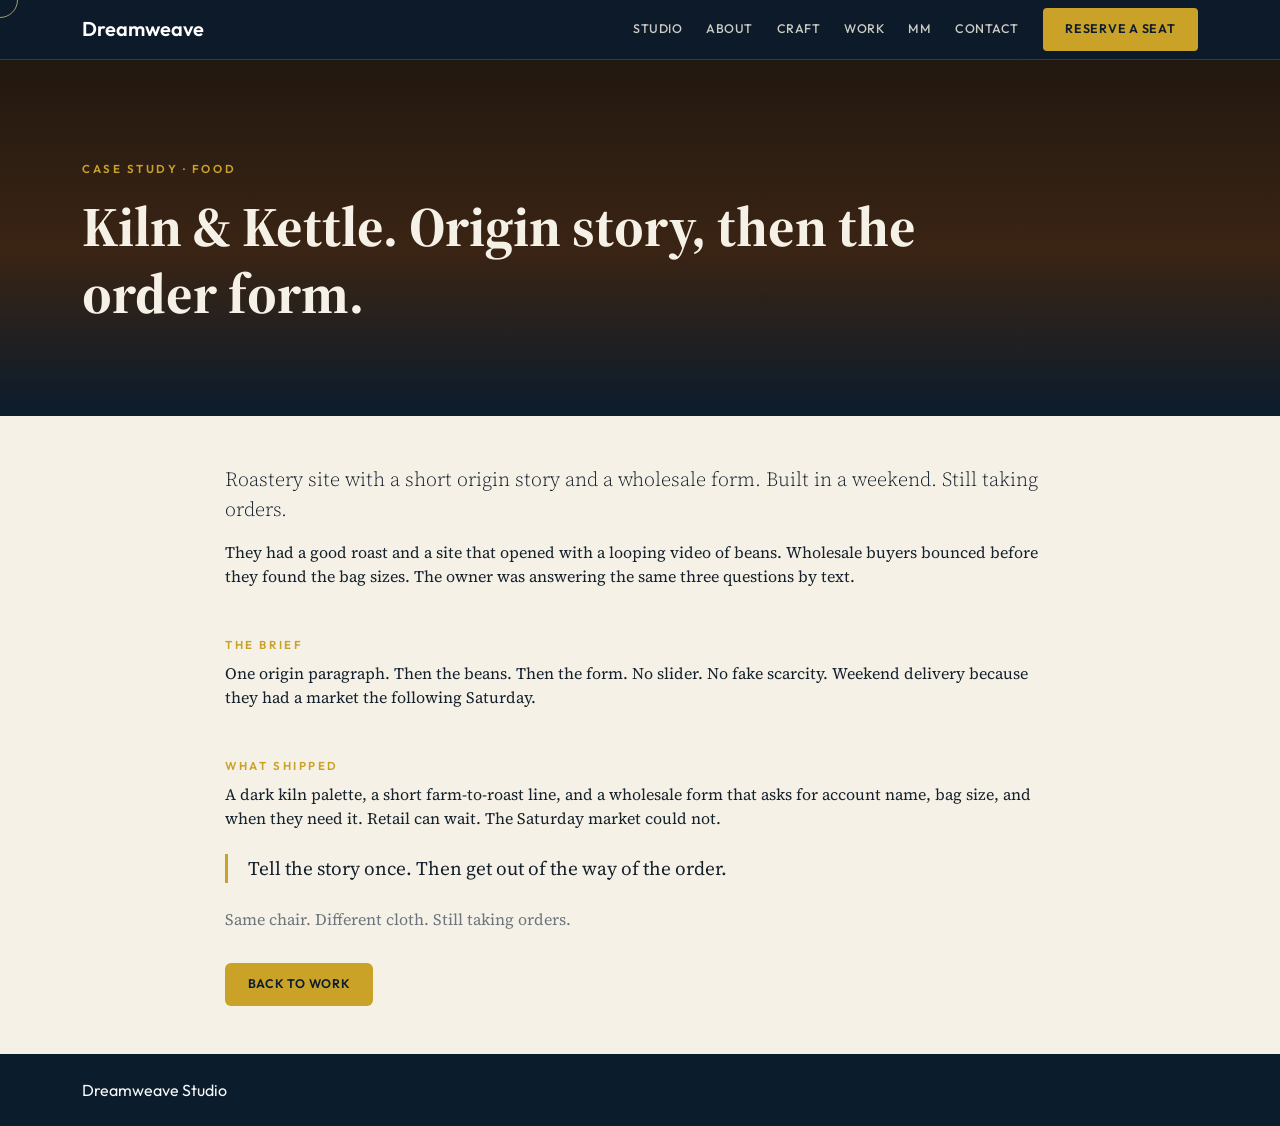
<file: work-kiln.html>
<!doctype html>
<html lang="en">
<head>
  <meta charset="utf-8">
  <meta name="viewport" content="width=device-width, initial-scale=1">
  <title>Kiln & Kettle — Dreamweave</title>
  <link rel="preconnect" href="https://fonts.googleapis.com">
  <link rel="preconnect" href="https://fonts.gstatic.com" crossorigin>
  <link href="https://fonts.googleapis.com/css2?family=Outfit:wght@400;500;600;700&family=Source+Serif+4:opsz,wght@8..60,400;8..60,600;8..60,700&display=swap" rel="stylesheet">
  <link href="https://cdn.jsdelivr.net/npm/bootstrap@5.3.8/dist/css/bootstrap.min.css" rel="stylesheet" crossorigin="anonymous">
  <link href="css/custom.css" rel="stylesheet">
</head>
<body>
  <nav class="navbar navbar-expand-lg navbar-dream fixed-top sans">
    <div class="container">
      <a class="navbar-brand text-white fw-semibold" href="index.html">Dreamweave</a>
      <button class="navbar-toggler" type="button" data-bs-toggle="collapse" data-bs-target="#navMain" aria-label="Toggle navigation"><span class="navbar-toggler-icon" style="filter: invert(1);"></span></button>
      <div class="collapse navbar-collapse" id="navMain">
        <ul class="navbar-nav ms-auto align-items-lg-center gap-lg-2">
          <li class="nav-item"><a class="nav-link" href="index.html">Studio</a></li>
          <li class="nav-item"><a class="nav-link" href="about.html">About</a></li>
          <li class="nav-item"><a class="nav-link" href="craft.html">Craft</a></li>
          <li class="nav-item"><a class="nav-link" href="work.html">Work</a></li>
          <li class="nav-item"><a class="nav-link" href="mm.html">MM</a></li>
          <li class="nav-item"><a class="nav-link" href="contact.html">Contact</a></li>
          <li class="nav-item ms-lg-2"><a class="btn btn-gold btn-sm" href="contact.html">Reserve a seat</a></li>
        </ul>
      </div>
    </div>
  </nav>
  <header class="page-hero kiln"><div class="container"><p class="section-label sans mb-3">Case study · Food</p><h1 class="display-4 fw-bold col-lg-10">Kiln & Kettle. Origin story, then the order form.</h1></div></header>
  <main class="py-5"><div class="container col-lg-8">
    <p class="lead">Roastery site with a short origin story and a wholesale form. Built in a weekend. Still taking orders.</p>
    <p>They had a good roast and a site that opened with a looping video of beans. Wholesale buyers bounced before they found the bag sizes. The owner was answering the same three questions by text.</p>
    <p class="section-label sans mt-5 mb-2">The brief</p>
    <p>One origin paragraph. Then the beans. Then the form. No slider. No fake scarcity. Weekend delivery because they had a market the following Saturday.</p>
    <p class="section-label sans mt-5 mb-2">What shipped</p>
    <p>A dark kiln palette, a short farm-to-roast line, and a wholesale form that asks for account name, bag size, and when they need it. Retail can wait. The Saturday market could not.</p>
    <blockquote class="quote-block my-4">Tell the story once. Then get out of the way of the order.</blockquote>
    <p class="text-secondary">Same chair. Different cloth. Still taking orders.</p>
    <a class="btn btn-gold sans mt-3" href="work.html">Back to work</a>
  </div></main>
  <footer class="site-footer py-4 sans"><div class="container"><a class="link-light text-decoration-none" href="index.html">Dreamweave Studio</a></div></footer>
  <script src="https://cdn.jsdelivr.net/npm/bootstrap@5.3.8/dist/js/bootstrap.bundle.min.js" crossorigin="anonymous"></script>
  <script src="js/site.js"></script>
</body></html>
</file>
<file: css/custom.css>
:root {
  --dw-navy: #0b1c2c;
  --dw-teal: #0e3a4a;
  --dw-gold: #c9a227;
  --dw-gold-soft: #e8d48b;
  --dw-cream: #f6f1e7;
  --dw-ink: #14202b;
  --dw-ease: cubic-bezier(0.22, 1, 0.36, 1);
  --dw-spring: cubic-bezier(0.34, 1.4, 0.5, 1);
  --dw-move: 480ms;
  --dw-micro: 160ms;
}
html { scroll-behavior: smooth; }
body {
  font-family: "Source Serif 4", Georgia, serif;
  color: var(--dw-ink);
  background: var(--dw-cream);
  padding-top: 72px;
}
.sans { font-family: Outfit, system-ui, sans-serif; }
code {
  font-family: Outfit, system-ui, sans-serif;
  font-size: 0.92em;
  color: var(--dw-gold);
  background: rgba(201, 162, 39, 0.14);
  padding: 0.08em 0.38em;
  border-radius: 0.28rem;
}
.navbar-dream {
  background: rgba(11, 28, 44, 0.92);
  backdrop-filter: blur(12px);
  border-bottom: 1px solid rgba(201, 162, 39, 0.25);
  transition: background var(--dw-move) var(--dw-ease), padding var(--dw-move) var(--dw-ease);
}
.navbar-dream.is-compact { background: rgba(11, 28, 44, 0.98); }
.navbar-dream .nav-link {
  color: rgba(246, 241, 231, 0.82) !important;
  font-weight: 500;
  letter-spacing: 0.04em;
  text-transform: uppercase;
  font-size: 0.78rem;
}
.navbar-dream .nav-link:hover,
.navbar-dream .nav-link.active { color: var(--dw-gold-soft) !important; }
.hero, .page-hero {
  margin-top: -72px;
  color: var(--dw-cream);
  background: linear-gradient(180deg, #0b1c2c 0%, #0e3a4a 100%);
}
.hero { min-height: 92vh; padding-top: 72px; }
.page-hero { padding: 10rem 0 5rem; }
.page-hero.library { background: linear-gradient(180deg, #0b1c2c 0%, #16344a 55%, #1a3d3a 100%); }
.page-hero.wire { background: linear-gradient(180deg, #0b1c2c 0%, #0e3a4a 50%, #12302a 100%); }
.page-hero.folio { background: linear-gradient(165deg, #0b1c2c 0%, #2a2218 70%, #3a2a16 100%); }
.page-hero.kiln { background: linear-gradient(180deg, #1a140e 0%, #3a2414 60%, #0b1c2c 100%); }
.gold-rule { width: 72px; height: 2px; background: var(--dw-gold); }
.btn-gold {
  background: var(--dw-gold);
  color: var(--dw-navy);
  border: none;
  font-weight: 600;
  letter-spacing: 0.06em;
  text-transform: uppercase;
  font-size: 0.78rem;
  padding: 0.75rem 1.4rem;
  transition: transform var(--dw-micro) var(--dw-spring), background var(--dw-micro);
}
.btn-gold:hover { background: var(--dw-gold-soft); color: var(--dw-navy); transform: translateY(-2px); }
.btn-gold:active { transform: scale(0.98); }
.btn-ghost {
  border: 1px solid rgba(232, 212, 139, 0.55);
  color: var(--dw-gold-soft);
  font-weight: 600;
  letter-spacing: 0.06em;
  text-transform: uppercase;
  font-size: 0.78rem;
  padding: 0.75rem 1.4rem;
  background: transparent;
}
.btn-ghost:hover { background: rgba(232, 212, 139, 0.12); color: var(--dw-gold-soft); }
.section-label {
  color: var(--dw-gold);
  letter-spacing: 0.22em;
  text-transform: uppercase;
  font-size: 0.72rem;
  font-weight: 600;
}
.card-weave {
  border: 1px solid rgba(14, 58, 74, 0.12);
  background: #fff;
  border-radius: 1rem;
  position: relative;
  overflow: hidden;
  transition: transform var(--dw-move) var(--dw-spring), box-shadow var(--dw-move) var(--dw-ease);
}
.card-weave:hover {
  transform: translateY(-6px);
  box-shadow: 0 18px 40px rgba(11, 28, 44, 0.12);
}
.card-photo {
  height: 180px;
  background-size: cover;
  background-position: center;
}
.card-photo.harbor { background-image: url("../img/work-harbor.jpg"); }
.card-photo.folio { background-image: url("../img/work-folio.jpg"); }
.card-photo.kiln { background-image: url("../img/work-kiln.jpg"); }
.icon-orb {
  width: 52px; height: 52px; border-radius: 50%;
  background: rgba(201, 162, 39, 0.12);
  color: var(--dw-teal);
  display: grid; place-items: center; font-size: 1.35rem;
}
.seat-banner {
  background: linear-gradient(135deg, var(--dw-navy), var(--dw-teal));
  color: var(--dw-cream);
  border-radius: 1.5rem;
}
footer.site-footer { background: var(--dw-navy); color: rgba(246, 241, 231, 0.75); }
.form-control, .form-select {
  border-radius: 0.6rem;
  border-color: rgba(14, 58, 74, 0.18);
  padding: 0.8rem 1rem;
}
.form-live { position: relative; }
.form-live .tick {
  position: absolute; right: 12px; top: 2.55rem; color: #2a7a4b; opacity: 0; pointer-events: none;
}
.form-live.is-ok .tick { opacity: 1; }
.field-ok { border-color: #2a7a4b !important; }
.skip-link {
  position: absolute; left: 1rem; top: -3.5rem; z-index: 1080;
  background: var(--dw-gold); color: var(--dw-navy);
  padding: 0.5rem 0.9rem; border-radius: 0.4rem;
}
.skip-link:focus { top: 0.75rem; }
.quote-block { border-left: 3px solid var(--dw-gold); padding-left: 1.25rem; font-size: 1.2rem; }
.stat { font-size: 2.4rem; font-weight: 700; line-height: 1; color: var(--dw-navy); }
.timeline { border-left: 1px solid rgba(201, 162, 39, 0.45); padding-left: 1.5rem; }
.timeline-item { position: relative; margin-bottom: 1.75rem; }
.timeline-item::before {
  content: ""; position: absolute; left: -1.72rem; top: 0.45rem;
  width: 10px; height: 10px; border-radius: 50%; background: var(--dw-gold);
}
.step-num { font-size: 0.78rem; letter-spacing: 0.18em; font-weight: 600; color: var(--dw-gold); }
.scroll-progress {
  position: fixed; top: 0; left: 0; height: 2px; width: 100%; z-index: 1080;
  background: var(--dw-gold); transform: scaleX(0); transform-origin: 0 50%;
  animation: dw-progress linear; animation-timeline: scroll();
}
@keyframes dw-progress { from { transform: scaleX(0); } to { transform: scaleX(1); } }
.cursor-ring {
  position: fixed; width: 36px; height: 36px;
  border: 1px solid rgba(232, 212, 139, 0.7); border-radius: 50%;
  pointer-events: none; z-index: 1090; transform: translate(-50%, -50%);
  transition: width var(--dw-micro), height var(--dw-micro), background var(--dw-micro);
}
.cursor-ring.is-hot { width: 52px; height: 52px; background: rgba(201, 162, 39, 0.12); }
.bento { display: grid; grid-template-columns: 1.4fr 1fr 1fr; gap: 1.1rem; }
.bento-wide {
  grid-column: 1 / 2; grid-row: 1 / 3; min-height: 320px;
  background: linear-gradient(180deg, #0e3a4a, #0b1c2c);
  color: var(--dw-cream) !important;
}
.bento-contact { grid-column: 2 / -1; }
::selection { background: var(--dw-gold); color: var(--dw-navy); }
.to-top {
  position: fixed; right: 1.1rem; bottom: 1.1rem; width: 44px; height: 44px; border: 0;
  border-radius: 999px; background: var(--dw-navy); color: var(--dw-gold-soft); z-index: 1070;
  display: grid; place-items: center; opacity: 0; pointer-events: none;
  transform: translateY(8px); transition: opacity var(--dw-micro), transform var(--dw-micro) var(--dw-spring);
}
.to-top.is-in { opacity: 1; pointer-events: auto; transform: none; }
.mm-stage {
  position: relative; overflow: hidden; border-radius: 1.4rem; padding: 2.2rem 1.6rem;
  background: radial-gradient(600px 240px at 10% -10%, rgba(201,162,39,.22), transparent 60%),
    linear-gradient(135deg, var(--dw-navy), var(--dw-teal));
  color: var(--dw-cream);
}
.mm-orb {
  position: absolute; right: -40px; top: -40px; width: 220px; height: 220px; border-radius: 50%;
  background: conic-gradient(from 200deg, var(--dw-gold), #7a5cff, var(--dw-gold));
  filter: blur(8px); opacity: .45; animation: mm-spin 16s linear infinite;
}
@keyframes mm-spin { to { transform: rotate(360deg); } }
.mm-card:hover { border-color: rgba(201,162,39,.45); }
@media (max-width: 991.98px) {
  .bento { grid-template-columns: 1fr 1fr; }
  .bento-wide { grid-column: 1 / -1; grid-row: auto; }
  .navbar-dream .navbar-collapse {
    background: var(--dw-navy); margin: 0.6rem -0.75rem 0; padding: 0.75rem 1.25rem 1.1rem;
  }
  .cursor-ring { display: none; }
}
@media (max-width: 575.98px) { .bento { grid-template-columns: 1fr; } .bento-contact { grid-column: auto; } }
@media (prefers-reduced-motion: reduce) {
  html { scroll-behavior: auto; }
  .scroll-progress, .hero h1, .page-hero h1, .card-weave, .mm-orb { animation: none !important; transition: none !important; }
  .cursor-ring { display: none; }
}
</file>
